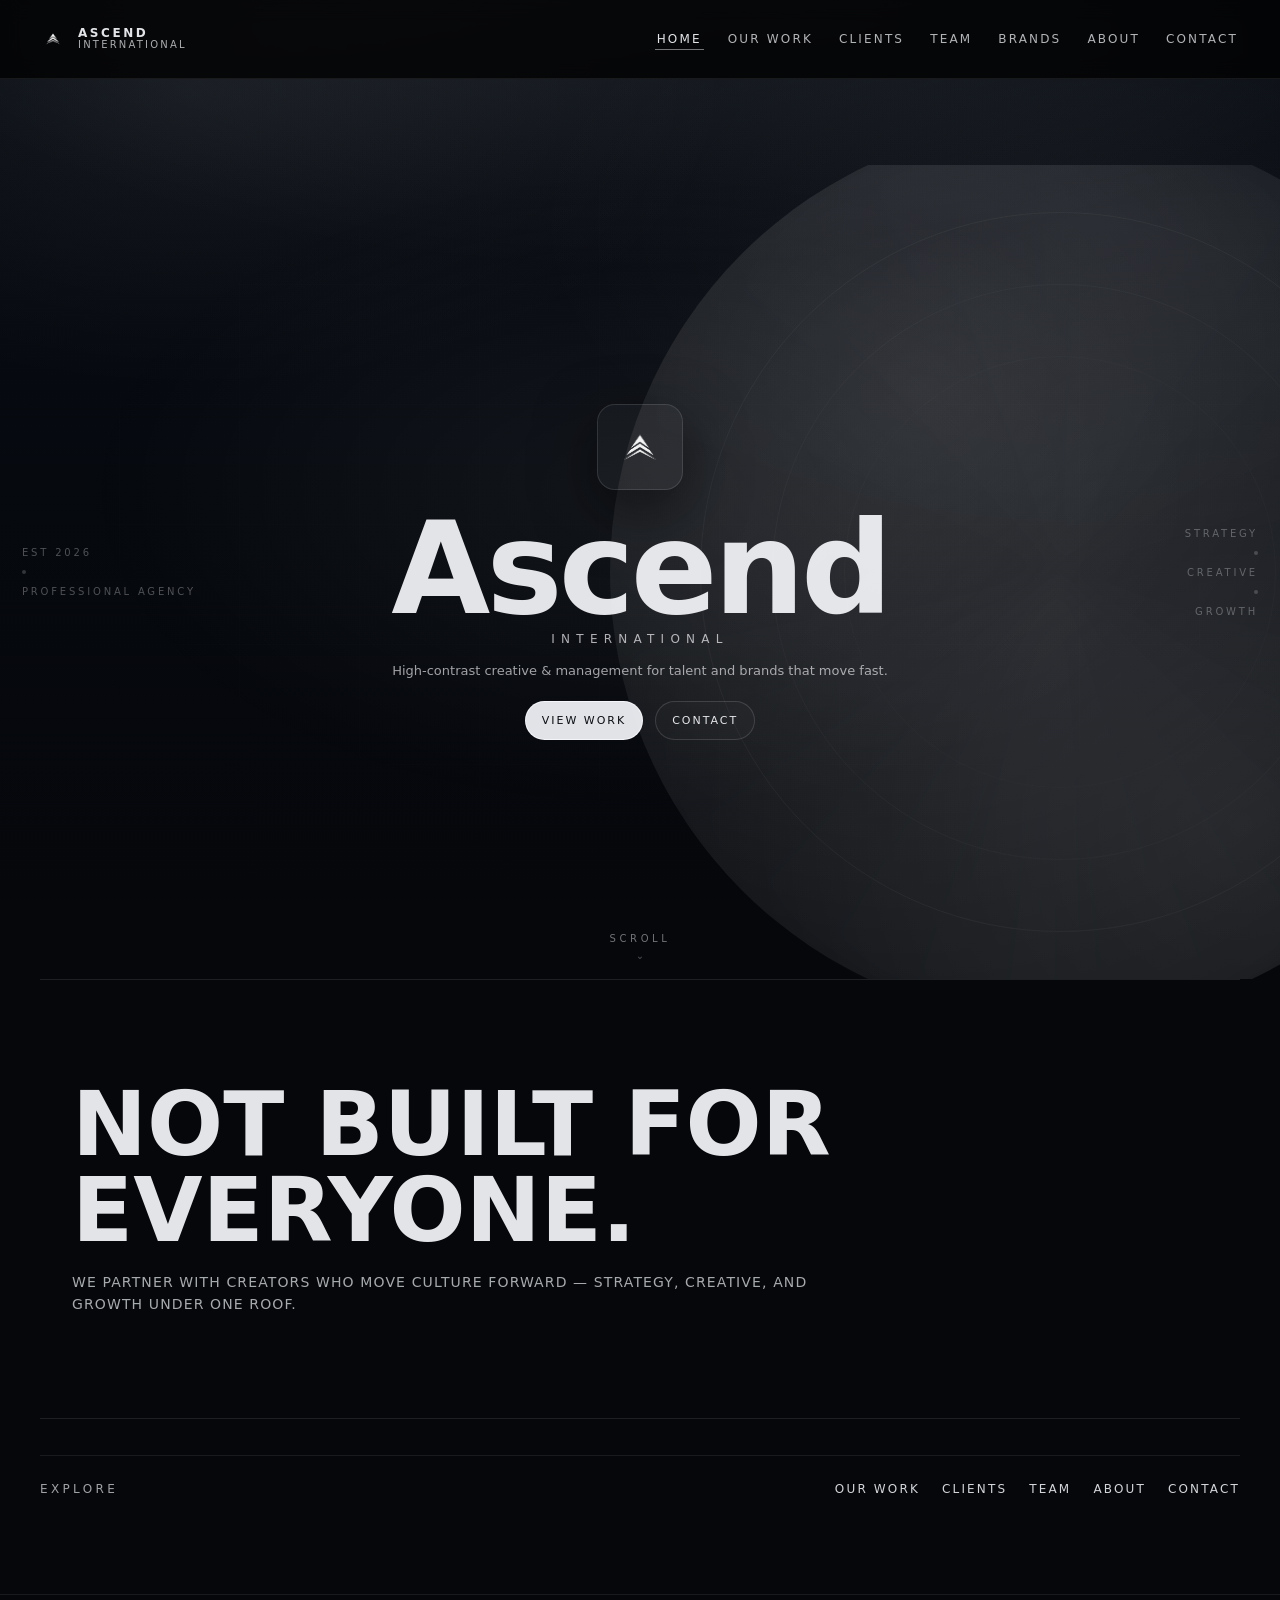
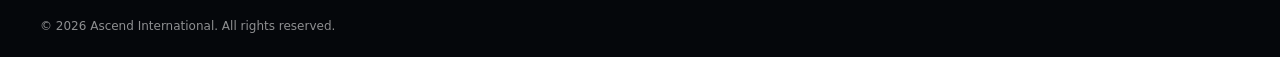
<file: index.html>
<!DOCTYPE html>

<html lang="en">
<head>
<meta charset="utf-8"/>
<meta content="width=device-width, initial-scale=1" name="viewport"/>
<title>Ascend International</title>
<style>html,body{background:#000;}</style>
<link href="style.css" rel="stylesheet"/>
</head>
<body><div id="wipe"><div class="panel"></div></div><div class="topbar">
<div class="container nav">
<a class="brand" href="index.html">
<img alt="Ascend International Logo" src="assets/logo.png"/>
<div class="name">
<span>ASCEND</span>
<span>INTERNATIONAL</span>
</div>
</a>
<nav class="links"><a class="active" href="index.html">HOME</a><a href="work.html">OUR WORK</a><a href="clients.html">CLIENTS</a><a href="team.html">TEAM</a><a href="brands.html">BRANDS</a><a href="about.html">ABOUT</a><a href="contact.html">CONTACT</a></nav>
</div>
</div>


<main class="page home">
<section class="heroHomeV3 pageGrid">
<div class="container heroV3">
<div aria-hidden="true" class="heroV3__rails">
<div class="railLeft">
<div class="railItem">EST 2026</div>
<div class="railDot"></div>
<div class="railItem">PROFESSIONAL AGENCY</div>
</div>
<div class="railRight">
<div class="railItem">STRATEGY</div>
<div class="railDot"></div>
<div class="railItem">CREATIVE</div>
<div class="railDot"></div>
<div class="railItem">GROWTH</div>
</div>
</div>
<div class="heroV3__center stagger">
<div class="brandMark reveal">
<img alt="Ascend International logo" src="assets/logo.png"/>
</div>
<h1 class="heroV3__title reveal">Ascend</h1>
<div class="heroV3__sub reveal">INTERNATIONAL</div>
<p class="heroV3__lead reveal">High-contrast creative &amp; management for talent and brands that move fast.</p>
<div class="heroV3__cta reveal">
<a class="btn primary" href="work.html">VIEW WORK</a>
<a class="btn ghost" href="contact.html">CONTACT</a>
</div>
</div>
<div aria-hidden="true" class="heroV3__orbLayer">
<div class="orbBackdrop">
<div class="orbBackdrop__ring r1"></div>
<div class="orbBackdrop__ring r2"></div>
<div class="orbBackdrop__ring r3"></div>
<div class="orbBackdrop__shine"></div>
</div>
</div>
<div class="heroV3__scroll reveal">
<span>SCROLL</span>
<span class="chev">⌄</span>
</div>
</div>
</section>
<div class="container">
<section class="statement"><div class="container"><div class="big reveal">NOT BUILT FOR EVERYONE.</div><div class="sub reveal">We partner with creators who move culture forward — strategy, creative, and growth under one roof.</div></div></section>
<section class="quicklinks reveal">
<div class="qlabel">Explore</div>
<div class="qlinks">
<a href="work.html">Our Work</a>
<a href="clients.html">Clients</a>
<a href="team.html">Team</a>
<a href="about.html">About</a>
<a href="contact.html">Contact</a>
</div>
</section>
</div>
</main>
<footer class="footer">
<div class="container">
<div>© 2026 Ascend International. All rights reserved.</div>
</div>
</footer>
<script src="script.js"></script>
</body>
</html>
</file>
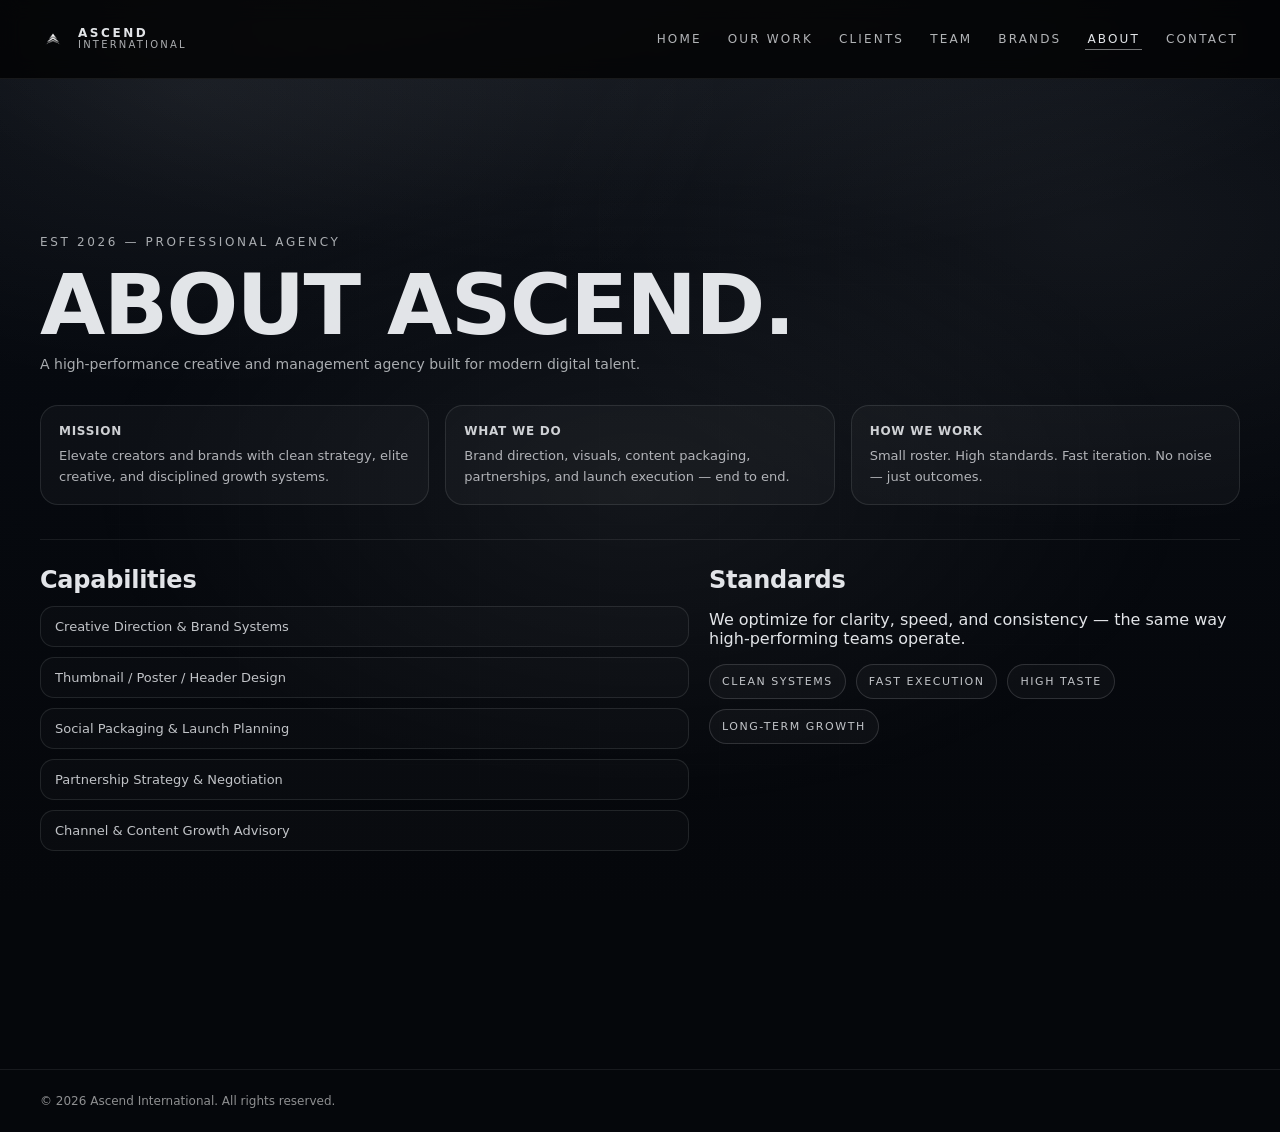
<file: about.html>
<!DOCTYPE html>

<html lang="en">
<head>
<meta charset="utf-8"/>
<meta content="width=device-width, initial-scale=1" name="viewport"/>
<title>About — Ascend International</title>
<style>html,body{background:#000;}</style>
<link href="style.css" rel="stylesheet"/>
</head>
<body><div id="wipe"><div class="panel"></div></div><div class="topbar">
<div class="container nav">
<a class="brand" href="index.html">
<img alt="Ascend International Logo" src="assets/logo.png"/>
<div class="name">
<span>ASCEND</span>
<span>INTERNATIONAL</span>
</div>
</a>
<nav class="links"><a href="index.html">HOME</a><a href="work.html">OUR WORK</a><a href="clients.html">CLIENTS</a><a href="team.html">TEAM</a><a href="brands.html">BRANDS</a><a class="active" href="about.html">ABOUT</a><a href="contact.html">CONTACT</a></nav>
</div>
</div>


<main class="page">
<section class="pageHero pageGrid reveal">
<div class="container">
<div class="pageHead stagger">
<div class="kicker reveal">EST 2026 — PROFESSIONAL AGENCY</div>
<h1 class="pageTitle reveal">ABOUT ASCEND.</h1>
<p class="pageLead muted reveal">A high-performance creative and management agency built for modern digital talent.</p>
</div>
<div class="aboutGrid stagger">
<div class="aboutCard cardLift reveal">
<h3>Mission</h3>
<p>Elevate creators and brands with clean strategy, elite creative, and disciplined growth systems.</p>
</div>
<div class="aboutCard cardLift reveal">
<h3>What We Do</h3>
<p>Brand direction, visuals, content packaging, partnerships, and launch execution — end to end.</p>
</div>
<div class="aboutCard cardLift reveal">
<h3>How We Work</h3>
<p>Small roster. High standards. Fast iteration. No noise — just outcomes.</p>
</div>
</div>
<div class="splitSection">
<div class="splitLeft stagger">
<h2 class="reveal">Capabilities</h2>
<ul class="capList">
<li class="reveal">Creative Direction &amp; Brand Systems</li>
<li class="reveal">Thumbnail / Poster / Header Design</li>
<li class="reveal">Social Packaging &amp; Launch Planning</li>
<li class="reveal">Partnership Strategy &amp; Negotiation</li>
<li class="reveal">Channel &amp; Content Growth Advisory</li>
</ul>
</div>
<div class="splitRight stagger">
<h2 class="reveal">Standards</h2>
<p class="muted reveal">We optimize for clarity, speed, and consistency — the same way high-performing teams operate.</p>
<div class="pillRow">
<span class="pill reveal">Clean Systems</span>
<span class="pill reveal">Fast Execution</span>
<span class="pill reveal">High Taste</span>
<span class="pill reveal">Long-Term Growth</span>
</div>
</div>
</div>
</div>
</section>
</main>
<footer class="footer">
<div class="container">© 2026 Ascend International. All rights reserved.</div>
</footer>
<script src="script.js"></script>
</body>
</html>
</file>
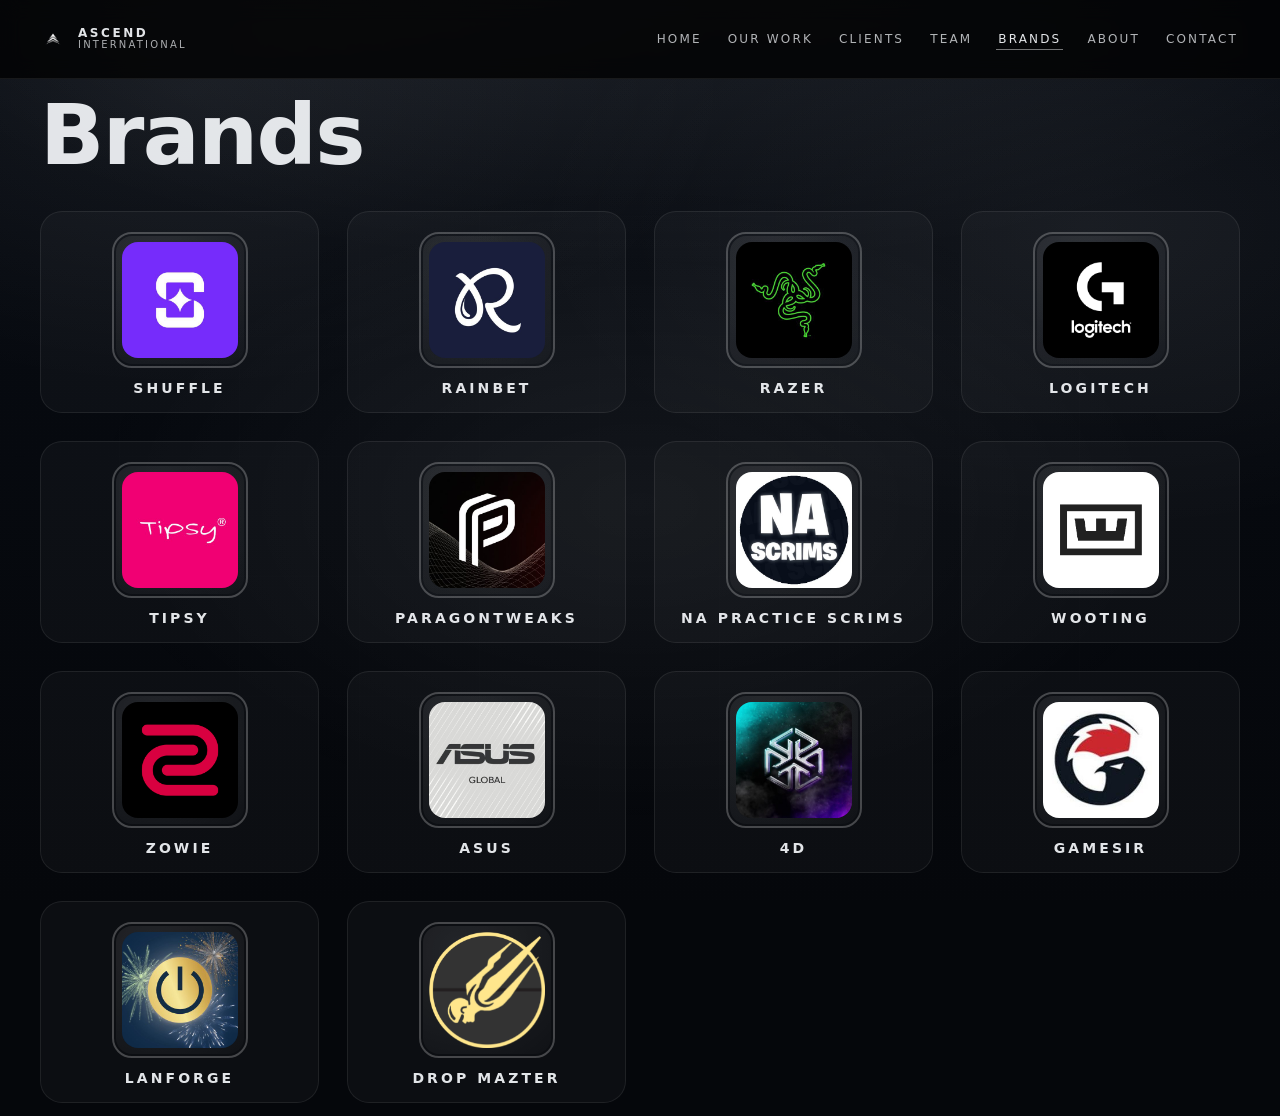
<file: brands.html>
<!DOCTYPE html>

<html>
<head>
<meta charset="utf-8"/>
<title>Brands - Ascend International</title>
<link href="style.css" rel="stylesheet"/>
</head>
<body><div id="wipe"><div class="panel"></div></div><div class="topbar">
<div class="container nav">
<a class="brand" href="index.html">
<img alt="Ascend International Logo" src="assets/logo.png"/>
<div class="name">
<span>ASCEND</span>
<span>INTERNATIONAL</span>
</div>
</a>
<nav class="links"><a href="index.html">HOME</a><a href="work.html">OUR WORK</a><a href="clients.html">CLIENTS</a><a href="team.html">TEAM</a><a class="active" href="brands.html">BRANDS</a><a href="about.html">ABOUT</a><a href="contact.html">CONTACT</a></nav>
</div>
</div>
<main>
<section class="pageGrid">
<div class="container">
<h1 class="pageTitle reveal">Brands</h1>
<div class="peopleGrid">
<div class="person reveal">
<div class="avatar square">
<img alt="Shuffle" src="assets/brands/s6miwEjZ_400x400.jpg"/>
</div>
<div class="n">Shuffle</div>
</div>
<div class="person reveal">
<div class="avatar square">
<img alt="Rainbet" src="assets/brands/ACPFrU3k_400x400.jpg"/>
</div>
<div class="n">Rainbet</div>
</div>
<div class="person reveal">
<div class="avatar square">
<img alt="Razer" src="assets/brands/qtQaUHkn_400x400.jpg"/>
</div>
<div class="n">Razer</div>
</div>
<div class="person reveal">
<div class="avatar square">
<img alt="Logitech" src="assets/brands/S1MVUEF9_400x400.png"/>
</div>
<div class="n">Logitech</div>
</div>
<div class="person reveal">
<div class="avatar square">
<img alt="Tipsy" src="assets/brands/SqbhMcy5_400x400.jpg"/>
</div>
<div class="n">Tipsy</div>
</div>
<div class="person reveal">
<div class="avatar square">
<img alt="ParagonTweaks" src="assets/brands/xNZboMl0_400x400.jpg"/>
</div>
<div class="n">ParagonTweaks</div>
</div>
<div class="person reveal">
<div class="avatar square">
<img alt="NA Practice Scrims" src="assets/brands/3N37MNoX_400x400.jpg"/>
</div>
<div class="n">NA Practice Scrims</div>
</div>
<div class="person reveal">
<div class="avatar square">
<img alt="Wooting" src="assets/brands/t9-c9a0I_400x400.png"/>
</div>
<div class="n">Wooting</div>
</div>
<div class="person reveal">
<div class="avatar square">
<img alt="Zowie" src="assets/brands/QziLpal2_400x400.png"/>
</div>
<div class="n">Zowie</div>
</div>
<div class="person reveal">
<div class="avatar square">
<img alt="Asus" src="assets/brands/KKVUZDBS_400x400.jpg"/>
</div>
<div class="n">Asus</div>
</div>
<div class="person reveal">
<div class="avatar square">
<img alt="4D" src="assets/brands/MHee047T_400x400.jpg"/>
</div>
<div class="n">4D</div>
</div>
<div class="person reveal">
<div class="avatar square">
<img alt="GameSir" src="assets/brands/ek2kG-GN_400x400.jpg"/>
</div>
<div class="n">GameSir</div>
</div>
<div class="person reveal">
<div class="avatar square">
<img alt="Lanforge" src="assets/brands/q8urJQPf_400x400.jpg"/>
</div>
<div class="n">Lanforge</div>
</div>
<div class="person reveal">
<div class="avatar square">
<img alt="Drop Mazter" src="assets/brands/dropmazter_logo_final.webp"/>
</div>
<div class="n">Drop Mazter</div>
</div>
</div>
</div>
</section>
</main>
</body>
</html>
</file>
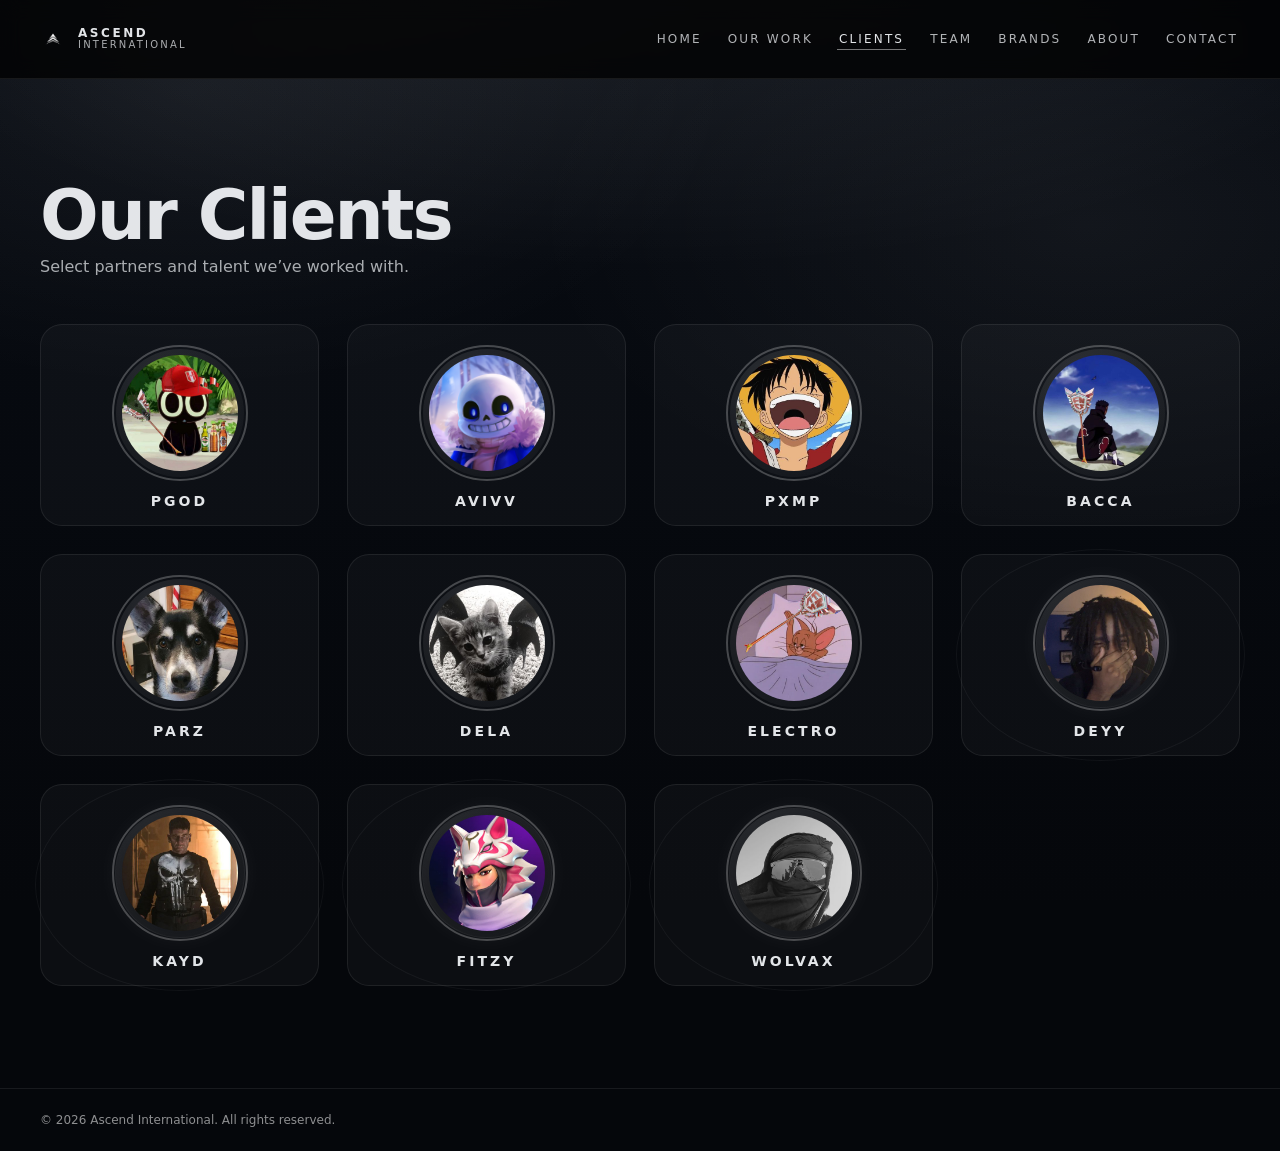
<file: clients.html>
<!DOCTYPE html>

<html lang="en">
<head>
<meta charset="utf-8"/>
<meta content="width=device-width, initial-scale=1" name="viewport"/>
<title>Our Clients — Ascend International</title>
<style>html,body{background:#000;}</style>
<link href="style.css" rel="stylesheet"/>
</head>
<body><div id="wipe"><div class="panel"></div></div><div class="topbar">
<div class="container nav">
<a class="brand" href="index.html">
<img alt="Ascend International Logo" src="assets/logo.png"/>
<div class="name">
<span>ASCEND</span>
<span>INTERNATIONAL</span>
</div>
</a>
<nav class="links"><a href="index.html">HOME</a><a href="work.html">OUR WORK</a><a class="active" href="clients.html">CLIENTS</a><a href="team.html">TEAM</a><a href="brands.html">BRANDS</a><a href="about.html">ABOUT</a><a href="contact.html">CONTACT</a></nav>
</div>
</div>


<main class="page">
<div class="container">
<div class="peopleHead">
<div>
<h1>Our Clients</h1>
<p>Select partners and talent we’ve worked with.</p>
</div>
</div>
<div class="peopleGrid">
<div class="person reveal">
<div class="avatar"><img alt="Pgod" src="assets/pfps/pgod.jpg"/></div>
<div class="n">Pgod</div>
</div>
<div class="person reveal">
<div class="avatar"><img alt="Avivv" src="assets/pfps/avivv.png"/></div>
<div class="n">Avivv</div>
</div>
<div class="person reveal">
<div class="avatar"><img alt="Pxmp" src="assets/pfps/pxmp.jpg"/></div>
<div class="n">Pxmp</div>
</div>
<div class="person reveal">
<div class="avatar"><img alt="Bacca" src="assets/pfps/bacca.jpg"/></div>
<div class="n">Bacca</div>
</div>
<div class="person reveal">
<div class="avatar"><img alt="Parz" src="assets/pfps/parz.jpg"/></div>
<div class="n">Parz</div>
</div>
<div class="person reveal">
<div class="avatar"><img alt="Dela" src="assets/pfps/dela.jpg"/></div>
<div class="n">Dela</div>
</div><div class="person reveal">
<div class="avatar"><img alt="Electro" src="assets/pfps/electro.jpg"/></div>
<div class="n">Electro</div>
</div>
<div class="person reveal new" style="--d:120ms">
<div class="avatar"><img alt="Deyy" src="assets/pfps/deyy.jpg"/></div>
<div class="n">Deyy</div>
<div class="tag">NEW</div>
</div>
<div class="person reveal new" style="--d:200ms">
<div class="avatar"><img alt="Kayd" src="assets/pfps/kayd.jpg"/></div>
<div class="n">Kayd</div>
<div class="tag">NEW</div>
</div>
<div class="person reveal new" style="--d:280ms">
<div class="avatar"><img alt="Fitzy" src="assets/pfps/fitzy.jpg"/></div>
<div class="n">Fitzy</div>
<div class="tag">NEW</div>
</div>
<div class="person reveal new" style="--d:360ms">
<div class="avatar"><img alt="Wolvax" src="assets/pfps/wolvax.jpg"/></div>
<div class="n">Wolvax</div>
<div class="tag">NEW</div>
</div>
</div>
</div>
</main>
<footer class="footer">
<div class="container">© 2026 Ascend International. All rights reserved.</div>
</footer>
<script src="script.js"></script>
</body>
</html>
</file>
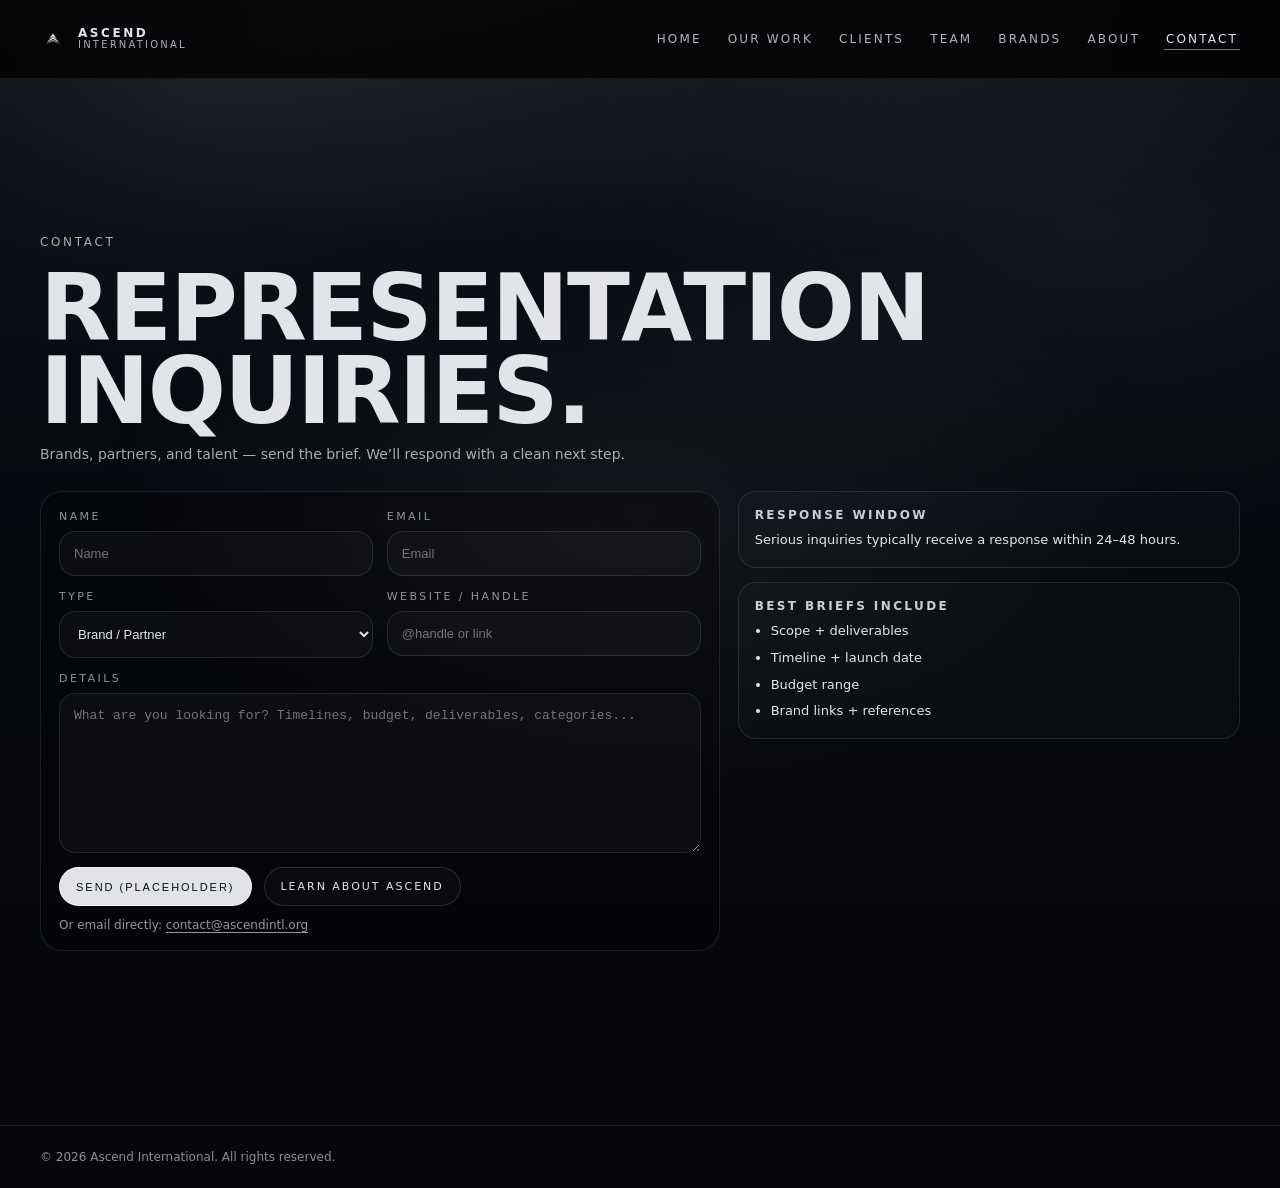
<file: contact.html>
<!DOCTYPE html>

<html lang="en">
<head>
<meta charset="utf-8"/>
<meta content="width=device-width, initial-scale=1" name="viewport"/>
<title>Contact — Ascend International</title>
<style>html,body{background:#000;}</style>
<link href="style.css" rel="stylesheet"/>
</head>
<body><div id="wipe"><div class="panel"></div></div><div class="topbar">
<div class="container nav">
<a class="brand" href="index.html">
<img alt="Ascend International Logo" src="assets/logo.png"/>
<div class="name">
<span>ASCEND</span>
<span>INTERNATIONAL</span>
</div>
</a>
<nav class="links"><a href="index.html">HOME</a><a href="work.html">OUR WORK</a><a href="clients.html">CLIENTS</a><a href="team.html">TEAM</a><a href="brands.html">BRANDS</a><a href="about.html">ABOUT</a><a class="active" href="contact.html">CONTACT</a></nav>
</div>
</div>


<main class="page">
<section class="pageHero contactHero pageGrid reveal">
<div class="container">
<div class="pageHead stagger">
<div class="kicker reveal">CONTACT</div>
<h1 class="pageTitle huge reveal">REPRESENTATION INQUIRIES.</h1>
<p class="pageLead muted reveal">Brands, partners, and talent — send the brief. We’ll respond with a clean next step.</p>
</div>
<div class="contactWrap stagger">
<form action="#" class="contactForm cardLift reveal" method="post">
<div class="fieldRow">
<div class="field">
<label>NAME</label>
<input name="name" placeholder="Name" required="" type="text"/>
</div>
<div class="field">
<label>EMAIL</label>
<input name="email" placeholder="Email" required="" type="email"/>
</div>
</div>
<div class="fieldRow">
<div class="field">
<label>TYPE</label>
<select name="type">
<option>Brand / Partner</option>
<option>Talent / Creator</option>
<option>Press</option>
<option>Other</option>
</select>
</div>
<div class="field">
<label>WEBSITE / HANDLE</label>
<input name="handle" placeholder="@handle or link" type="text"/>
</div>
</div>
<div class="field">
<label>DETAILS</label>
<textarea name="details" placeholder="What are you looking for? Timelines, budget, deliverables, categories..." rows="6"></textarea>
</div>
<div class="actions">
<button class="btn primary" onclick="alert('Placeholder. Hook to your form service when ready.')" type="button">SEND (PLACEHOLDER)</button>
<a class="btn ghost" href="about.html">LEARN ABOUT ASCEND</a>
</div>
<div class="contactMeta muted">
          Or email directly: <a href="mailto:contact@ascendintl.org">contact@ascendintl.org</a>
</div>
</form>
<div class="contactSide reveal">
<div class="sideCard cardLift reveal">
<h3>Response Window</h3>
<p class="muted">Serious inquiries typically receive a response within 24–48 hours.</p>
</div>
<div class="sideCard cardLift reveal">
<h3>Best Briefs Include</h3>
<ul class="muted">
<li>Scope + deliverables</li>
<li>Timeline + launch date</li>
<li>Budget range</li>
<li>Brand links + references</li>
</ul>
</div>
</div>
</div>
</div>
</section>
</main>
<footer class="footer">
<div class="container">© 2026 Ascend International. All rights reserved.</div>
</footer>
<script src="script.js"></script>
</body>
</html>
</file>
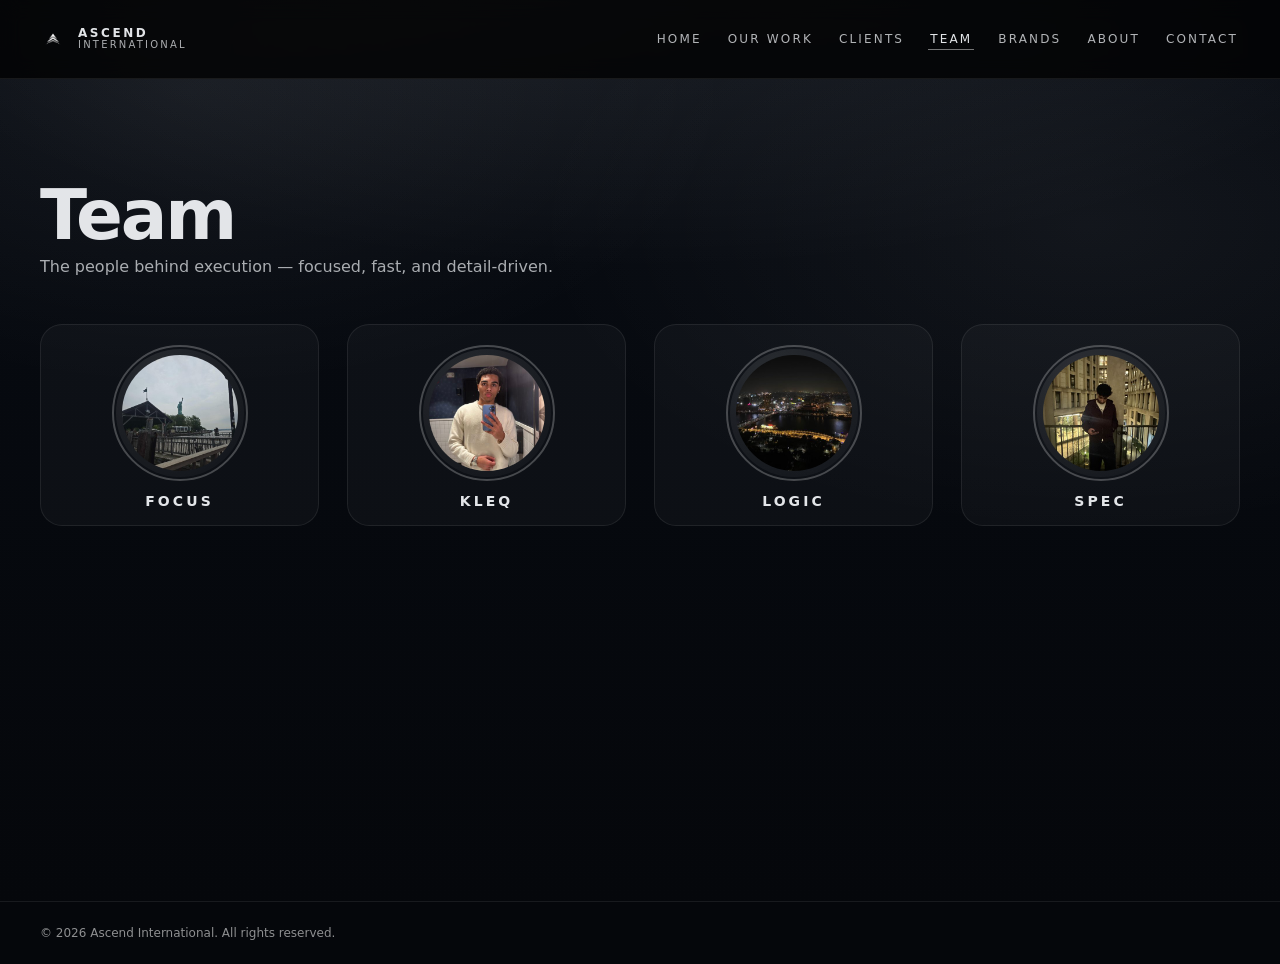
<file: team.html>
<!DOCTYPE html>

<html lang="en">
<head>
<meta charset="utf-8"/>
<meta content="width=device-width, initial-scale=1" name="viewport"/>
<title>Team — Ascend International</title>
<style>html,body{background:#000;}</style>
<link href="style.css" rel="stylesheet"/>
</head>
<body><div id="wipe"><div class="panel"></div></div><div class="topbar">
<div class="container nav">
<a class="brand" href="index.html">
<img alt="Ascend International Logo" src="assets/logo.png"/>
<div class="name">
<span>ASCEND</span>
<span>INTERNATIONAL</span>
</div>
</a>
<nav class="links"><a href="index.html">HOME</a><a href="work.html">OUR WORK</a><a href="clients.html">CLIENTS</a><a class="active" href="team.html">TEAM</a><a href="brands.html">BRANDS</a><a href="about.html">ABOUT</a><a href="contact.html">CONTACT</a></nav>
</div>
</div>


<main class="page">
<div class="container">
<div class="peopleHead">
<div>
<h1>Team</h1>
<p>The people behind execution — focused, fast, and detail-driven.</p>
</div>
</div>
<div class="peopleGrid">
<div class="person reveal">
<div class="avatar"><img alt="Focus" src="assets/pfps/focus.jpg"/></div>
<div class="n">Focus</div>
</div>
<div class="person reveal">
<div class="avatar"><img alt="Kleq" src="assets/pfps/kleq.jpg"/></div>
<div class="n">Kleq</div>
</div>
<div class="person reveal">
<div class="avatar"><img alt="Logic" src="assets/pfps/logic.jpg"/></div>
<div class="n">Logic</div>
</div>
<div class="person reveal">
<div class="avatar"><img alt="Spec" src="assets/pfps/spec.jpg"/></div>
<div class="n">Spec</div>
</div>
</div>
</div>
</main>
<footer class="footer">
<div class="container">© 2026 Ascend International. All rights reserved.</div>
</footer>
<script src="script.js"></script>
</body>
</html>
</file>
<file: style.css>
:root{
  --bg:#07090d;
  --bg2:#0b0f17;
  --text:#f5f7fb;
  --muted:rgba(245,247,251,.72);
  --ring:rgba(245,247,251,.28);
  --hair:rgba(245,247,251,.10);
  --ease:cubic-bezier(.22,1,.36,1);
  --radius:18px;
  --max:1200px;
}

*{box-sizing:border-box}
html,body{height:100%}
html{background:#000}
body{
  margin:0;
  font-family: ui-sans-serif, system-ui, -apple-system, Segoe UI, Inter, Roboto, Arial, sans-serif;
  background: radial-gradient(1200px 700px at 70% 18%, rgba(255,255,255,.06), transparent 55%),
              radial-gradient(900px 600px at 10% 80%, rgba(255,255,255,.04), transparent 60%),
              linear-gradient(180deg, var(--bg2), var(--bg));
  color:var(--text);
  overflow-x:hidden;
}

a{color:inherit;text-decoration:none}
.container{width:min(var(--max), calc(100% - 64px)); margin:0 auto}
@media (max-width:720px){ .container{width:calc(100% - 36px)} }

.topbar{
  position:sticky; top:0; z-index:20;
  backdrop-filter: blur(10px);
  background: rgba(0,0,0,0.75);
  border-bottom:1px solid rgba(255,255,255,.08);
}
.nav{
  height:78px;
  display:flex;
  align-items:center;
  justify-content:space-between;
  gap:24px;
}
.brand{
  display:flex; align-items:center; gap:12px;
  letter-spacing:.16em;
  text-transform:uppercase;
}
.brand img{width:26px;height:26px;object-fit:contain;filter:drop-shadow(0 8px 18px rgba(0,0,0,.35))}
.brand .name{
  display:flex; flex-direction:column; line-height:1.05;
  font-weight:700; font-size:12px;
}
.brand .name span:last-child{font-weight:500; opacity:.75; font-size:10px; letter-spacing:.22em}

.links{display:flex; gap:22px; align-items:center; flex-wrap:wrap; justify-content:flex-end}
.links a{
  font-size:12px;
  letter-spacing:.18em;
  text-transform:uppercase;
  opacity:.78;
  position:relative;
  padding:10px 2px;
  transition:opacity .25s var(--ease);
}
.links a:hover{opacity:1}
.links a.active{opacity:1}
.links a.active::after{
  content:"";
  position:absolute; left:0; right:0; bottom:6px;
  height:1px; background:rgba(255,255,255,.45);
}

.page{
  min-height:calc(100vh - 78px);
  padding: clamp(34px, 5vw, 70px) 0 90px;
}
.hero{
  display:grid;
  grid-template-columns: 1.2fr .8fr;
  gap: min(5vw, 56px);
  align-items:center;
  padding-top: 10px;
}
@media (max-width:900px){ .hero{grid-template-columns:1fr; gap:34px} }

.kicker{
  display:flex; align-items:center; gap:10px;
  font-size:12px; letter-spacing:.22em; text-transform:uppercase;
  color:var(--muted);
}
.kicker .dot{width:10px;height:10px;border-radius:999px;background:rgba(255,255,255,.18); outline:1px solid rgba(255,255,255,.22)}
.h1{
  margin:18px 0 0;
  font-weight:800;
  font-size: clamp(56px, 7vw, 92px);
  letter-spacing:-.03em;
}
.h1 small{
  display:block;
  margin-top:6px;
  font-size: clamp(18px, 2.1vw, 24px);
  font-weight:600;
  letter-spacing:.34em;
  text-transform:uppercase;
  opacity:.72;
}

.sub{
  margin:18px 0 0;
  max-width: 52ch;
  color:var(--muted);
  line-height:1.6;
}

.heroMark{
  width:min(360px, 64vw);
  margin-left:auto;
  opacity:.96;
  filter: drop-shadow(0 24px 70px rgba(0,0,0,.55));
}

.section{
  margin-top: 80px;
  padding-top: 22px;
  border-top: 1px solid rgba(255,255,255,.08);
}
.section h2{
  margin: 0 0 18px;
  font-size: 18px;
  letter-spacing:.24em;
  text-transform:uppercase;
  color:rgba(255,255,255,.92);
}
.section p{margin:0; color:var(--muted)}

.footer{
  border-top:1px solid rgba(255,255,255,.08);
  padding:24px 0;
  color:rgba(255,255,255,.55);
  font-size:12px;
}

/* --- SHOWREEL --- */
.showreelWrap{
  margin-top: 44px;
  padding: 26px 0 10px;
  border-top:1px solid rgba(255,255,255,.08);
  border-bottom:1px solid rgba(255,255,255,.08);
}
.showreel{
  overflow:hidden;
  position:relative;
  transform: translateZ(0);
  -webkit-mask-image: linear-gradient(90deg, transparent, black 4%, black 96%, transparent);
          mask-image: linear-gradient(90deg, transparent, black 4%, black 96%, transparent);
  padding-inline: 64px;
}
.track{
  display:flex;
  gap:44px;
  width:max-content;
  will-change: transform;
  transform: translate3d(0,0,0);
  animation: reelScroll 20s linear infinite;
}
.track img{
  height: 220px;
  width:auto;
  border-radius: 18px;
  object-fit: cover;
  backface-visibility:hidden;
  transform: translateZ(0);
  box-shadow: 0 18px 60px rgba(0,0,0,.35);
  image-rendering: -webkit-optimize-contrast;
  filter: contrast(1.05) saturate(1.03);
}
.track img:hover{ transform: translateZ(0) scale(1.02); transition: transform .35s var(--ease) }

@keyframes reelScroll{
  from{ transform: translate3d(-50%,0,0); }
  to{ transform: translate3d(0,0,0); }
}
  to{ transform: translate3d(0,0,0); }
}
  to{ transform: translate3d(0,0,0); }
}
  to{ transform: translate3d(0,0,0); }
}

.reveal{transition:none !important}
}

/* --- GRIDS --- */
.mediaGrid{
  display:grid;
  grid-template-columns: repeat(12, 1fr);
  gap: 18px;
}
.mediaGrid .tile{
  grid-column: span 4;
  border-radius: 18px;
  overflow:hidden;
  background: rgba(255,255,255,.04);
  border:1px solid rgba(255,255,255,.08);
  box-shadow: 0 18px 60px rgba(0,0,0,.25);
  transform: translateZ(0);
}
@media (max-width:900px){ .mediaGrid .tile{ grid-column: span 6 } }
@media (max-width:620px){ .mediaGrid .tile{ grid-column: span 12 } }
.mediaGrid img{
  width:100%;
  height:100%;
  display:block;
  object-fit: cover;
}

/* --- PEOPLE GRID --- */
.peopleHead{
  display:flex;
  align-items:flex-end;
  justify-content:space-between;
  gap:24px;
  margin-top: 10px;
}
.peopleHead h1{
  margin:0;
  font-size: clamp(44px, 5.4vw, 74px);
  letter-spacing:-.03em;
}
.peopleHead p{
  margin:0 0 6px;
  color:var(--muted);
  max-width: 52ch;
  line-height:1.55;
}
@media (max-width:900px){ .peopleHead{flex-direction:column; align-items:flex-start} }

.peopleGrid{
  margin-top: 38px;
  display:grid;
  grid-template-columns: repeat(12, 1fr);
  gap: 28px;
  padding-bottom: 12px;
}
.person{
  grid-column: span 3;
  padding: 18px 18px 16px;
  border: 1px solid rgba(255,255,255,.08);
  background: rgba(255,255,255,.03);
  border-radius: 22px;
  transition: transform .35s var(--ease), background .35s var(--ease), border-color .35s var(--ease);
  position:relative;
}
.person:hover{
  transform: translateY(-6px);
  background: rgba(255,255,255,.05);
  border-color: rgba(255,255,255,.14);
}
@media (max-width:1000px){ .person{ grid-column: span 4 } }
@media (max-width:760px){ .person{ grid-column: span 6 } }
@media (max-width:520px){ .person{ grid-column: span 12 } }

.avatar{
  width: 128px; height:128px;
  border-radius: 999px;
  margin: 6px auto 14px;
  padding: 6px;
  background: radial-gradient(circle at 30% 20%, rgba(255,255,255,.10), rgba(255,255,255,.02));
  outline: 2px solid rgba(255,255,255,.24);
  outline-offset: 2px;
}
.avatar img{
  width:100%; height:100%;
  border-radius:999px;
  object-fit: cover;
  display:block;
}
.person .n{
  text-align:center;
  font-weight:800;
  letter-spacing:.22em;
  text-transform:uppercase;
  font-size: 14px;
  line-height: 1.15; /* fixes top-cut */
  padding-top: 2px;   /* fixes top-cut */
}
.person .actions{
  margin-top: 10px;
  display:flex;
  justify-content:center;
}
.xbtn{
  display:inline-flex;
  align-items:center;
  gap:8px;
  font-size:12px;
  letter-spacing:.18em;
  text-transform:uppercase;
  padding: 10px 12px;
  border-radius: 999px;
  border:1px solid rgba(255,255,255,.12);
  background: rgba(0,0,0,.22);
  color: rgba(255,255,255,.82);
  transition: transform .3s var(--ease), border-color .3s var(--ease), background .3s var(--ease);
}
.xbtn:hover{ transform: translateY(-2px); border-color: rgba(255,255,255,.24); background: rgba(255,255,255,.06) }
.xico{width:12px;height:12px; display:inline-block}
.xico svg{width:12px;height:12px; fill: currentColor}

/* --- SCROLL REVEAL --- */
.reveal{
  opacity:1;
  transform: none;
  filter: none;
}
html.js .reveal{
  opacity:0;
  transform: translateY(26px) scale(.985);
  filter: blur(8px);
  transition: opacity .9s var(--ease), transform .9s var(--ease), filter .9s var(--ease);
  transition-delay: var(--d, 0ms);
}
.reveal.in{
  opacity:1;
  transform: translateY(0) scale(1);
  filter: blur(0);
}

/* --- PAGE TRANSITION OVERLAY --- */
#wipe{
  position:fixed;
  inset:0;
  pointer-events:none;
  z-index:9999;
  opacity:1;
}
#wipe .panel{
  position:absolute;
  inset:0;
  background:#000;
  opacity:0;
  transform: translateY(8px);
}
#wipe.on .panel{
  animation: wipeIn .14s var(--ease) forwards;
}
#wipe.off .panel{
  animation: wipeOut .14s var(--ease) forwards;
}
@keyframes wipeIn{
  from{ opacity:0; transform: translateY(10px); }
  to{ opacity:.92; transform: translateY(0); }
}
@keyframes wipeOut{
  from{ opacity:.92; transform: translateY(0); }
  to{ opacity:0; transform: translateY(-8px); }
}
#wipe.on{opacity:1}
#wipe.on .panel{
  animation: wipeIn .12s var(--ease) forwards;
}
#wipe.off .panel{
  animation: wipeOut .12s var(--ease) forwards;
}


@keyframes wipeIn{
  from{ opacity:0; transform: translateY(10px); }
  to{ opacity:1; transform: translateY(0); }
}
@keyframes wipeOut{
  from{ opacity:1; transform: translateY(0); }
  to{ opacity:0; transform: translateY(-8px); }
}

to{ opacity:0; transform: translateY(-8px); }
}
  100%{ transform: translateX(-110%); }
}


/* ---- Home (reverted clean) ---- */
.page.home{padding-top:0}
.heroHome{
  min-height: calc(100vh - 96px);
  display:grid;
  grid-template-columns: 1fr 1fr;
  align-items:center;
  gap: clamp(24px, 4vw, 72px);
  padding: clamp(42px, 6vw, 92px) 0;
}
.heroLeft{padding-right: clamp(0px, 2vw, 18px)}
.heroTitle{
  font-size: clamp(56px, 6.5vw, 96px);
  line-height: 0.98;
  letter-spacing: -0.03em;
  margin: 0;
}
.heroTitle small{
  display:block;
  font-size: clamp(18px, 2.1vw, 28px);
  letter-spacing: .32em;
  text-transform: uppercase;
  opacity:.75;
  margin-top: 14px;
}
.heroRight{display:flex;justify-content:flex-end}
.heroMarkLarge{
  width: min(440px, 42vw);
  height:auto;
  opacity:.95;
  filter: drop-shadow(0 30px 70px rgba(0,0,0,.55));
}

.quicklinks{
  margin-top: clamp(22px, 3vw, 36px);
  padding-top: 18px;
  border-top: 1px solid rgba(255,255,255,.08);
  display:flex;
  align-items:center;
  justify-content: space-between;
  gap: 18px;
}
.qlabel{
  letter-spacing: .28em;
  text-transform: uppercase;
  font-size: 12px;
  opacity:.7;
}
.qlinks{
  display:flex;
  flex-wrap: wrap;
  justify-content:flex-end;
  gap: 18px 22px;
}
.qlinks a{
  position:relative;
  text-decoration:none;
  color: rgba(245,247,251,.86);
  letter-spacing:.18em;
  text-transform: uppercase;
  font-size: 12px;
  padding: 8px 0;
}
.qlinks a::after{
  content:"";
  position:absolute;
  left:0;right:0;bottom:2px;
  height:1px;
  background: rgba(245,247,251,.22);
  transform: scaleX(0);
  transform-origin:left;
  transition: transform .45s var(--ease);
}
.qlinks a:hover::after{transform: scaleX(1)}
@media (max-width: 860px){
  .heroHome{grid-template-columns: 1fr; min-height: auto;}
  .heroRight{justify-content:flex-start}
  .quicklinks{flex-direction:column; align-items:flex-start}
  .qlinks{justify-content:flex-start}
}

/* ---- Showreel smoother (ensure always animates) ---- */
.track{
  animation-play-state: running !important;
}

/* Center main hero */
.hero, .homeHero, .mainHero {
  display:flex;
  flex-direction:column;
  align-items:center;
  justify-content:center;
  text-align:center;
  min-height:80vh;
}

#wipe.on .panel { opacity:1; }
#wipe.off .panel { opacity:0; }

#wipe.on .panel { opacity:1; }
#wipe.off .panel { opacity:0; }


/* --- STREAMS --- */
.page{padding: 86px 0 90px;}
.heroMini h1{
  font-size: clamp(46px, 6vw, 88px);
  letter-spacing: -0.03em;
  margin: 0 0 10px;
}
.heroMini .muted{max-width: 720px}
.noteBox{
  margin-top: 18px;
  display:flex;
  gap:12px;
  align-items:flex-start;
  border:1px solid rgba(255,255,255,.10);
  background: rgba(0,0,0,.28);
  border-radius: 16px;
  padding: 14px 14px;
}
.noteDot{
  width:10px;height:10px;border-radius:999px;
  background: rgba(245,247,251,.35);
  margin-top: 6px;
  box-shadow: 0 0 0 6px rgba(245,247,251,.06);
}
.noteText{font-size:14px; line-height:1.4; color: rgba(245,247,251,.80)}
.noteText code{
  padding: 2px 6px;
  border-radius: 10px;
  background: rgba(255,255,255,.08);
  border: 1px solid rgba(255,255,255,.10);
}

.streamsGrid{
  margin-top: 34px;
  display:grid;
  grid-template-columns: repeat(2, minmax(0, 1fr));
  gap: 26px;
}
@media (max-width: 980px){
  .streamsGrid{grid-template-columns: 1fr;}
}
.streamCard{
  border:1px solid rgba(255,255,255,.10);
  background: rgba(0,0,0,.22);
  border-radius: 22px;
  padding: 16px;
  overflow:hidden;
}
.streamTop{
  display:flex;
  align-items:center;
  justify-content:space-between;
  gap: 12px;
  margin-bottom: 12px;
}
.streamName{
  font-weight: 700;
  letter-spacing: .02em;
  text-transform: uppercase;
  font-size: 14px;
  opacity: .9;
}
.streamBtn{
  font-size: 12px;
  letter-spacing: .08em;
  text-transform: uppercase;
  padding: 10px 12px;
  border-radius: 999px;
  border:1px solid rgba(255,255,255,.14);
  background: rgba(255,255,255,.06);
  transition: transform .22s var(--ease), background .22s var(--ease), border-color .22s var(--ease);
}
.streamBtn:hover{ transform: translateY(-1px); background: rgba(255,255,255,.10); border-color: rgba(255,255,255,.22); }
.streamFrame{
  width: 100%;
  aspect-ratio: 16 / 9;
  border-radius: 16px;
  overflow:hidden;
  background: rgba(255,255,255,.04);
  border: 1px solid rgba(255,255,255,.10);
}
.streamFrame iframe{
  width:100%;
  height:100%;
  border:0;
  display:block;
}
.offlineRow{
  margin-top: 26px;
  display:flex;
  gap: 12px;
  align-items: baseline;
  border-top: 1px solid rgba(255,255,255,.08);
  padding-top: 18px;
}
.offlineLabel{
  font-weight: 700;
  text-transform: uppercase;
  letter-spacing: .14em;
  font-size: 12px;
  opacity: .9;
}
.offlineText{max-width: 820px; font-size: 13px;}


.showreel .marquee__group img{ height: 200px; }
  .marquee, .marquee__group{ gap: 22px; }
}


/* --- STREAMS (UPGRADED) --- */
.streamsHero{
  padding: 84px 0 22px;
}
.streamsHero h1{
  font-size: clamp(56px, 7vw, 104px);
  line-height: .95;
  letter-spacing: -0.03em;
  margin: 0 0 10px;
}
.streamsHero .muted{max-width: 720px;}
.streamsPills{
  display:flex;
  gap:10px;
  margin-top: 16px;
  flex-wrap: wrap;
}
.pill{
  font-size: 12px;
  letter-spacing: .14em;
  text-transform: uppercase;
  padding: 10px 12px;
  border-radius: 999px;
  border:1px solid rgba(255,255,255,.14);
  background: rgba(255,255,255,.06);
}
.streamsDeck{
  margin-top: 26px;
  display:grid;
  grid-template-columns: repeat(2, minmax(0, 1fr));
  gap: 22px;
}
@media (max-width: 980px){
  .streamsDeck{ grid-template-columns: 1fr; }
}
.streamTile{
  border:1px solid rgba(255,255,255,.10);
  background: radial-gradient(1200px 420px at 30% -10%, rgba(255,255,255,.08), transparent 60%),
              rgba(0,0,0,.20);
  border-radius: 22px;
  padding: 16px;
  overflow:hidden;
}
.tileTop{
  display:flex;
  align-items:flex-start;
  justify-content:space-between;
  gap: 14px;
  margin-bottom: 12px;
}
.tileName{
  font-weight: 800;
  letter-spacing: .06em;
  text-transform: uppercase;
  font-size: 14px;
}
.tileSub{
  font-size: 12px;
  margin-top: 6px;
}
.tileBtn{
  font-size: 12px;
  letter-spacing: .12em;
  text-transform: uppercase;
  padding: 10px 12px;
  border-radius: 999px;
  border:1px solid rgba(255,255,255,.18);
  background: rgba(255,255,255,.08);
  transition: transform .22s var(--ease), background .22s var(--ease), border-color .22s var(--ease);
  white-space: nowrap;
}
.tileBtn:hover{ transform: translateY(-1px); background: rgba(255,255,255,.12); border-color: rgba(255,255,255,.26); }
.tileFrame{
  width: 100%;
  aspect-ratio: 16 / 9;
  border-radius: 18px;
  overflow:hidden;
  background: rgba(255,255,255,.04);
  border: 1px solid rgba(255,255,255,.10);
  position: relative;
}
.tileFrame iframe{
  width:100%;
  height:100%;
  border:0;
  display:block;
}
.tileSkeleton{
  position:absolute;
  inset:0;
  display:flex;
  align-items:center;
  justify-content:center;
  color: rgba(245,247,251,.62);
  font-size: 12px;
  letter-spacing:.12em;
  text-transform: uppercase;
  background:
    radial-gradient(1000px 420px at 20% 10%, rgba(255,255,255,.08), transparent 60%),
    linear-gradient(90deg, rgba(255,255,255,.04), rgba(255,255,255,.08), rgba(255,255,255,.04));
  background-size: auto, 240% 100%;
  animation: shimmer 1.8s linear infinite;
}
@keyframes shimmer{ from{ background-position: 0 0, 0 0; } to{ background-position: 0 0, -240% 0; } }
.streamsNote{
  margin-top: 22px;
  padding: 16px 0 86px;
  border-top: 1px solid rgba(255,255,255,.08);
  color: rgba(245,247,251,.72);
  font-size: 13px;
}


/* --- SHOWREEL MARQUEE (TRUE INFINITE) --- */
:root{
  --reelGap: 44px;
  --reelDurDesktop: 18s;  /* faster on PC */
  --reelDurMobile: 30s;   /* slower on mobile */
}
.showreel{
  overflow:hidden;
  position:relative;
  transform: translateZ(0);
  padding-inline: 64px;
  -webkit-mask-image: linear-gradient(90deg, transparent, black 4%, black 96%, transparent);
          mask-image: linear-gradient(90deg, transparent, black 4%, black 96%, transparent);
}
.marquee{
  display:flex;
  gap: var(--reelGap);
  width: 100%;
  user-select:none;
}
.marquee__group{
  display:flex;
  gap: var(--reelGap);
  align-items:center;
  flex-shrink:0;
  width: max-content;
  will-change: transform;
  animation: marqueeScroll var(--reelDur, var(--reelDurDesktop)) linear infinite;
}
@keyframes marqueeScroll{
  from{ transform: translate3d(0,0,0); }
  to{ transform: translate3d(calc(-100% - var(--reelGap)),0,0); }
}
.showreel .marquee__group img{
  height: 260px;
  width:auto;
  border-radius: 18px;
  object-fit: cover;
  backface-visibility:hidden;
  transform: translateZ(0);
  box-shadow: 0 18px 60px rgba(0,0,0,.35);
  transition: transform .35s var(--ease);
}
.showreel .marquee__group img:hover{
  transform: translateZ(0) scale(1.02);
}
@media (max-width: 760px){
  .showreel{ padding-inline: 22px; }
  .showreel .marquee__group img{ height: 200px; }
  :root{ --reelGap: 22px; }
  .marquee__group{ --reelDur: var(--reelDurMobile); }
}


/* --- MICROINTERACTIONS --- */
a, button { transition: transform .22s var(--ease), opacity .22s var(--ease); }
a:hover { opacity: .95; }
.nav a{ position:relative; }
.nav a::after{
  content:"";
  position:absolute;
  left:0; right:0; bottom:-10px;
  height:1px;
  background: rgba(255,255,255,.22);
  transform: scaleX(0);
  transform-origin:left;
  transition: transform .28s var(--ease);
}
.nav a:hover::after,
.nav a.active::after{ transform: scaleX(1); }

/* reveal timing */
html.js .reveal{
  transition: opacity .65s var(--ease), transform .65s var(--ease), filter .65s var(--ease);
}


/* --- LUXURY SYSTEM --- */
:root{
  --bg0:#05070b;
  --bg1:#070b12;
  --ink: rgba(245,247,251,.92);
  --muted: rgba(245,247,251,.68);
  --line: rgba(245,247,251,.10);
  --soft: rgba(245,247,251,.06);
  --ease: cubic-bezier(.22,1,.36,1);
  --sectionPad: clamp(70px, 8vw, 120px);
}
html{ background: var(--bg0); }
body{
  color: var(--ink);
  background:
    radial-gradient(1400px 600px at 50% -10%, rgba(245,247,251,.10), transparent 60%),
    radial-gradient(900px 500px at 15% 10%, rgba(245,247,251,.06), transparent 60%),
    radial-gradient(900px 500px at 85% 25%, rgba(245,247,251,.05), transparent 62%),
    linear-gradient(180deg, var(--bg1), var(--bg0));
}

/* subtle grain overlay */
body::before{
  content:"";
  position:fixed;
  inset:0;
  pointer-events:none;
  z-index:2;
  opacity:.06;
  mix-blend-mode: overlay;
  background-image:
    repeating-linear-gradient(0deg, rgba(255,255,255,.05), rgba(255,255,255,.05) 1px, transparent 1px, transparent 3px),
    repeating-linear-gradient(90deg, rgba(255,255,255,.03), rgba(255,255,255,.03) 1px, transparent 1px, transparent 4px);
  filter: blur(.35px);
}
/* keep nav/content above grain */
header, main, footer, #wipe{ position:relative; z-index:3; }

/* consistent sections */
.section, section{ scroll-margin-top: 90px; }
.sectionPad{ padding: var(--sectionPad) 0; }

/* bold heading treatment */
h1, h2{
  letter-spacing: -0.03em;
}

/* statement section */
.statement{
  padding: var(--sectionPad) 0;
  border-top: 1px solid var(--line);
  border-bottom: 1px solid var(--line);
}
.statement .big{
  font-size: clamp(44px, 7vw, 96px);
  font-weight: 800;
  line-height: .95;
  margin: 0 0 14px;
}
.statement .sub{
  max-width: 780px;
  color: var(--muted);
  font-size: 14px;
  letter-spacing: .08em;
  text-transform: uppercase;
}

.cardLift{
  transition: transform .22s var(--ease), box-shadow .22s var(--ease), border-color .22s var(--ease);
}
.cardLift:hover{
  transform: translateY(-4px);
  box-shadow: 0 22px 70px rgba(0,0,0,.45);
  border-color: rgba(245,247,251,.20);
}

/* Hero authority */
.heroCenter{
  min-height: 78vh;
  display:flex;
  flex-direction:column;
  align-items:center;
  justify-content:center;
  text-align:center;
  gap: 10px;
}
.heroCenter .kicker{
  font-size: 12px;
  letter-spacing: .18em;
  text-transform: uppercase;
  color: rgba(245,247,251,.68);
}
.heroCenter h1{
  font-size: clamp(64px, 10vw, 132px);
  margin: 0;
  line-height: .9;
  font-weight: 900;
}
.heroSub{
  font-size: clamp(18px, 2.8vw, 28px);
  letter-spacing: .38em;
  text-transform: uppercase;
  margin-top: -6px;
  color: rgba(245,247,251,.78);
}
.heroLine{
  margin-top: 12px;
  font-size: 14px;
  letter-spacing: .08em;
  text-transform: uppercase;
}
/* .heroLogoWrap (legacy) */
.heroLogoWrap{
  margin-top: 18px;
  width: 132px;
  height: 132px;
  border-radius: 999px;
  border: 1px solid rgba(245,247,251,.14);
  background: rgba(255,255,255,.04);
  display:flex;
  align-items:center;
  justify-content:center;
  box-shadow: 0 22px 70px rgba(0,0,0,.45);
}
.heroLogo{
  width: 70px;
  height: 70px;
  object-fit: contain;
  opacity: .92;
  filter: drop-shadow(0 10px 18px rgba(0,0,0,.55));
}

/* Hero text motion */
.heroCenter .kicker{ transform-origin:center; }
.heroCenter .kicker, .heroCenter h1, .heroCenter .heroSub, .heroCenter .heroLine, /* .heroLogoWrap (legacy) */
.heroLogoWrap{
  will-change: transform, opacity, filter;
}
.heroCenter .kicker{ --d: 0ms; }
.heroCenter h1{ --d: 90ms; }
.heroCenter .heroSub{ --d: 190ms; }
.heroCenter .heroLine{ --d: 270ms; }
/* .heroLogoWrap (legacy) */
.heroLogoWrap{ --d: 360ms; }

/* Work media hover depth */
.mediaGrid img, .grid img, .marquee__group img{
  transition: transform .28s var(--ease), filter .28s var(--ease);
}
.mediaGrid img:hover, .grid img:hover{
  transform: translateY(-6px) scale(1.02);
  filter: contrast(1.04) saturate(1.04);
}

/* Roster + Team card motion */
.person, .clientCard, .teamCard, .streamTile{
  transform-style: preserve-3d;
}
.person:hover{
  transform: translateY(-6px) rotateX(2deg) rotateY(-2deg);
}
.person .xbtn, .person .twitterBtn, .tileBtn{
  transform: translateY(0);
}
.person:hover .xbtn, .person:hover .twitterBtn{
  transform: translateY(-1px);
}

/* Streams motion */
.streamTile{ transition: transform .22s var(--ease), box-shadow .22s var(--ease), border-color .22s var(--ease); }
.streamTile:hover{ transform: translateY(-6px); box-shadow: 0 26px 90px rgba(0,0,0,.55); border-color: rgba(245,247,251,.22); }
.tileFrame{ transition: transform .22s var(--ease); }
.streamTile:hover .tileFrame{ transform: scale(1.01); }

/* Per-letter hero title */
.letters{ display:inline-block; }
.letter{ display:inline-block; }
html.js .letter.reveal{
  opacity:0;
  transform: translateY(14px);
  filter: blur(8px);
  transition: opacity .55s var(--ease), transform .55s var(--ease), filter .55s var(--ease);
  transition-delay: var(--d, 0ms);
}
.letter.reveal.in{ opacity:1; transform: translateY(0); filter: blur(0); }


/* --- HOME HERO SPLIT (v38) --- */
.heroSplit{
  min-height: 78vh;
  display:grid;
  grid-template-columns: 1.05fr .95fr;
  gap: clamp(28px, 5vw, 64px);
  align-items:center;
  padding: 54px 0 24px;
}
.heroLeft{ max-width: 620px; }
.heroLeft .kicker{
  font-size: 12px;
  letter-spacing: .18em;
  text-transform: uppercase;
  color: rgba(245,247,251,.66);
  display:flex;
  align-items:center;
  gap: 10px;
}
.heroLeft .kicker::before{
  content:"";
  width: 9px; height: 9px;
  border-radius: 999px;
  background: rgba(245,247,251,.24);
  box-shadow: 0 0 0 6px rgba(245,247,251,.06);
}
.heroTitle{
  font-size: clamp(72px, 9.5vw, 150px);
  line-height: .88;
  margin: 18px 0 6px;
  font-weight: 900;
}
.heroSubtitle{
  font-size: clamp(16px, 2.2vw, 26px);
  letter-spacing: .38em;
  text-transform: uppercase;
  color: rgba(245,247,251,.70);
}
.heroTag{
  margin-top: 24px;
  max-width: 520px;
  font-size: 13px;
  line-height: 1.55;
  color: rgba(245,247,251,.66);
}
.heroRight{
  display:flex;
  flex-direction:column;
  align-items:center;
  justify-content:center;
  gap: 18px;
}
.logoOrb{
  width: min(440px, 48vw);
  aspect-ratio: 1/1;
  border-radius: 999px;
  border: 1px solid rgba(245,247,251,.14);
  background: radial-gradient(900px 500px at 50% 30%, rgba(255,255,255,.10), transparent 60%),
              rgba(255,255,255,.03);
  position:relative;
  box-shadow: 0 26px 110px rgba(0,0,0,.58);
}
.logoOrb::before{
  content:"";
  position:absolute;
  inset:-22px;
  border-radius: 999px;
  border: 1px solid rgba(245,247,251,.08);
  opacity:.9;
}
.logoOrb::after{
  content:"";
  position:absolute;
  inset:-48px;
  border-radius: 999px;
  border: 1px solid rgba(245,247,251,.05);
  opacity:.65;
}
.logoOrb__inner{
  position:absolute;
  inset: 0;
  display:flex;
  align-items:center;
  justify-content:center;
}
.logoOrb__mark{
  width: 120px;
  height: 120px;
  object-fit: contain;
  opacity:.98;
  filter: drop-shadow(0 18px 30px rgba(0,0,0,.55));
}
.orbCaption{
  font-size: 12px;
  letter-spacing: .18em;
  text-transform: uppercase;
  color: rgba(245,247,251,.56);
}
@media (max-width: 980px){
  .heroSplit{
    grid-template-columns: 1fr;
    text-align:center;
    justify-items:center;
    padding-top: 36px;
  }
  .heroLeft{ max-width: 680px; }
  .heroLeft .kicker{ justify-content:center; }
  .logoOrb{ width: min(420px, 82vw); }
}


/* --- HERO CENTERING + INTRO ANIMATION (v39) --- */
.heroSplit{
  min-height: calc(100vh - 88px);
  padding-top: 32px;
  padding-bottom: 32px;
}
@media (min-width: 981px){
  .heroSplit{
    align-content: center;
    justify-items: center;
  }
  .heroLeft{ justify-self: start; }
  .heroRight{ justify-self: end; }
}
/* intro staging: slightly stronger than normal reveal */
html.js .heroSplit .reveal{
  transform: translateY(28px) scale(.985);
  filter: blur(12px);
  opacity:0;
}


/* ===== Page Grid Overlay (subtle, pro) ===== */
.pageGrid{
  position: relative;
}
.pageGrid::before{
  content:"";
  position:absolute;
  inset:-1px;
  pointer-events:none;
  background:
    linear-gradient(to right, rgba(245,247,251,.06) 1px, transparent 1px),
    linear-gradient(to bottom, rgba(245,247,251,.06) 1px, transparent 1px);
  background-size: 120px 120px;
  opacity: .12;
  mask-image: radial-gradient(900px 520px at 50% 40%, #000 55%, transparent 85%);
}
.pageGrid::after{
  content:"";
  position:absolute;
  inset:0;
  pointer-events:none;
  background: radial-gradient(900px 520px at 50% 40%, rgba(255,255,255,.08), transparent 62%);
  opacity:.7;
}

/* Keep content above overlays */
.pageGrid > .container{ position: relative; z-index: 2; }

/* ===== Home hero centering ===== */
.heroHome{
  padding: 0;
}
.heroHome .heroSplit{
  min-height: calc(100vh - 86px);
  align-items: center;
  padding: 46px 0;
}
.heroHome .container{
  display:flex;
  align-items:center;
}

/* ===== Page hero base ===== */
.pageHero{
  padding: 70px 0 84px;
  min-height: calc(100vh - 86px);
  display:flex;
  align-items:flex-start;
}
.pageHead{
  max-width: 980px;
}
.pageTitle{
  font-size: clamp(54px, 6.6vw, 120px);
  line-height: .9;
  margin: 18px 0 10px;
  font-weight: 900;
  letter-spacing: -0.02em;
}
.pageTitle.huge{
  font-size: clamp(60px, 7.2vw, 132px);
}
.pageLead{
  max-width: 760px;
  font-size: 14px;
  line-height: 1.6;
  margin: 0 0 24px;
  color: rgba(245,247,251,.68);
}

/* ===== About layouts ===== */
.aboutGrid{
  display:grid;
  grid-template-columns: repeat(3, minmax(0, 1fr));
  gap: 16px;
  margin-top: 30px;
}
.aboutCard{
  border: 1px solid rgba(245,247,251,.10);
  background: rgba(255,255,255,.03);
  border-radius: 18px;
  padding: 18px 18px 16px;
}
.aboutCard h3{ margin: 0 0 8px; letter-spacing: .06em; font-size: 12px; text-transform: uppercase; opacity:.9; }
.aboutCard p{ margin: 0; color: rgba(245,247,251,.70); line-height: 1.6; font-size: 13px; }

.splitSection{
  margin-top: 34px;
  display:grid;
  grid-template-columns: 1.1fr .9fr;
  gap: 20px;
  padding-top: 26px;
  border-top: 1px solid rgba(245,247,251,.08);
}
.splitSection h2{
  margin: 0 0 12px;
  font-size: 24px;
  letter-spacing: -0.01em;
}
.capList{
  list-style:none;
  padding:0;
  margin:0;
  display:grid;
  gap: 10px;
}
.capList li{
  padding: 12px 14px;
  border-radius: 14px;
  border: 1px solid rgba(245,247,251,.10);
  background: rgba(255,255,255,.02);
  color: rgba(245,247,251,.78);
  font-size: 13px;
}
.pillRow{ display:flex; flex-wrap:wrap; gap:10px; margin-top: 14px; }
.pill{
  display:inline-flex;
  align-items:center;
  padding: 10px 12px;
  border-radius: 999px;
  border: 1px solid rgba(245,247,251,.14);
  background: rgba(255,255,255,.03);
  font-size: 11px;
  letter-spacing:.14em;
  text-transform: uppercase;
  color: rgba(245,247,251,.78);
}

/* ===== Contact page ===== */
.contactWrap{
  margin-top: 26px;
  display:grid;
  grid-template-columns: 1.15fr .85fr;
  gap: 18px;
  align-items:start;
}
.contactForm{
  border: 1px solid rgba(245,247,251,.10);
  background: rgba(0,0,0,.25);
  border-radius: 22px;
  padding: 18px;
}
.fieldRow{
  display:grid;
  grid-template-columns: 1fr 1fr;
  gap: 14px;
}
.field{ display:flex; flex-direction:column; gap:8px; margin-bottom: 14px; }
.field label{
  font-size: 11px;
  letter-spacing: .22em;
  text-transform: uppercase;
  color: rgba(245,247,251,.58);
}
.field input, .field select, .field textarea{
  width:100%;
  border-radius: 16px;
  border: 1px solid rgba(245,247,251,.10);
  background: rgba(255,255,255,.03);
  color: rgba(245,247,251,.92);
  padding: 14px 14px;
  outline:none;
  font-size: 13px;
}
.field textarea{ resize: vertical; min-height: 160px; }
.field input:focus, .field select:focus, .field textarea:focus{
  border-color: rgba(245,247,251,.22);
  box-shadow: 0 0 0 6px rgba(245,247,251,.06);
}
.actions{
  display:flex;
  gap: 12px;
  flex-wrap:wrap;
  margin-top: 6px;
}
.btn{
  display:inline-flex;
  align-items:center;
  justify-content:center;
  gap: 10px;
  padding: 12px 16px;
  border-radius: 999px;
  border: 1px solid rgba(245,247,251,.14);
  background: rgba(255,255,255,.03);
  color: rgba(245,247,251,.92);
  font-size: 11px;
  letter-spacing:.18em;
  text-transform: uppercase;
  cursor:pointer;
}
.btn.primary{
  background: rgba(245,247,251,.92);
  color: #0a0d12;
  border-color: rgba(245,247,251,.92);
}
.btn.ghost{
  background: rgba(255,255,255,.02);
}
.contactMeta{
  margin-top: 12px;
  font-size: 12px;
  color: rgba(245,247,251,.60);
}
.contactMeta a{ text-decoration: underline; text-underline-offset: 3px; }

.contactSide{ display:grid; gap: 14px; }
.sideCard{
  border: 1px solid rgba(245,247,251,.10);
  background: rgba(255,255,255,.02);
  border-radius: 18px;
  padding: 16px;
}
.sideCard h3{
  margin: 0 0 8px;
  font-size: 12px;
  letter-spacing: .2em;
  text-transform: uppercase;
  color: rgba(245,247,251,.82);
}
.sideCard p, .sideCard li{ margin:0; font-size: 13px; line-height: 1.6; }
.sideCard ul{ margin: 0; padding-left: 16px; display:grid; gap: 6px; }

@media (max-width: 980px){
  .aboutGrid{ grid-template-columns: 1fr; }
  .splitSection{ grid-template-columns: 1fr; }
  .contactWrap{ grid-template-columns: 1fr; }
  .fieldRow{ grid-template-columns: 1fr; }
}


/* =========================
   HOME REDESIGN (V2)
   ========================= */
.heroHomeV2{
  min-height: calc(100vh - 86px);
  display:flex;
  align-items:center;
  justify-content:center;
  padding: 0;
}
.heroV2{
  width: 100%;
  min-height: calc(100vh - 86px);
  display:grid;
  grid-template-columns: 1fr 1fr;
  gap: clamp(24px, 3vw, 48px);
  align-items:center;
  padding: clamp(26px, 4vw, 56px) 0;
}

.heroV2__top{
  text-align:left;
  max-width: 720px;
}
.heroV2__title{
  font-size: clamp(72px, 8.4vw, 150px);
  line-height: .86;
  margin: 18px 0 6px;
  letter-spacing: -0.03em;
  font-weight: 900;
}
.heroV2__sub{
  letter-spacing: .42em;
  text-transform: uppercase;
  font-size: 12px;
  color: rgba(245,247,251,.70);
  margin-bottom: 14px;
}
.heroV2__lead{
  color: rgba(245,247,251,.66);
  font-size: 13px;
  line-height: 1.7;
  max-width: 540px;
  margin: 0 0 18px;
}
.heroV2__cta{
  display:flex;
  gap: 12px;
  flex-wrap:wrap;
  margin-top: 4px;
}
.heroV2__meta{
  display:flex;
  align-items:center;
  gap: 12px;
  margin-top: 18px;
  color: rgba(245,247,251,.48);
  font-size: 10px;
  letter-spacing: .28em;
  text-transform: uppercase;
}
.heroV2__meta i{
  font-style: normal;
  opacity: .35;
}

/* Orb */
.heroV2__orbWrap{
  position: relative;
  display:flex;
  align-items:center;
  justify-content:center;
  min-height: 520px;
}
.orbV2{
  width: min(560px, 85vw);
  aspect-ratio: 1/1;
  border-radius: 50%;
  position: relative;
  display:flex;
  align-items:center;
  justify-content:center;
  background:
    radial-gradient(120% 120% at 30% 20%, rgba(255,255,255,.18), rgba(255,255,255,.05) 45%, rgba(255,255,255,0) 70%),
    radial-gradient(120% 120% at 70% 80%, rgba(255,255,255,.09), rgba(255,255,255,0) 60%),
    rgba(255,255,255,.02);
  border: 1px solid rgba(245,247,251,.10);
  box-shadow: 0 50px 140px rgba(0,0,0,.65);
  overflow:hidden;
}
.orbV2::before{
  content:"";
  position:absolute;
  inset:-2px;
  background:
    conic-gradient(from 180deg, rgba(245,247,251,.20), rgba(245,247,251,0) 20%, rgba(245,247,251,.10) 45%, rgba(245,247,251,0) 70%, rgba(245,247,251,.18));
  opacity:.26;
  filter: blur(10px);
  animation: orbSweep 10s linear infinite;
}
@keyframes orbSweep{
  to{ transform: rotate(360deg); }
}
.orbV2__ring{
  position:absolute;
  inset: 7%;
  border-radius: 50%;
  border: 1px solid rgba(245,247,251,.10);
  opacity: .55;
}
.orbV2__ring.ringB{ inset: 12%; opacity:.35; }
.orbV2__ring.ringC{ inset: 18%; opacity:.22; }
.orbV2__core{
  width: 52%;
  aspect-ratio: 1/1;
  border-radius: 50%;
  background: rgba(0,0,0,.20);
  border: 1px solid rgba(245,247,251,.12);
  display:flex;
  align-items:center;
  justify-content:center;
  box-shadow: inset 0 0 0 1px rgba(255,255,255,.04);
}
.orbV2__logo{
  width: 48%;
  height: auto;
  opacity: .95;
  transform: translateY(-1px);
  filter: drop-shadow(0 18px 40px rgba(0,0,0,.6));
}
.heroV2__glow{
  position:absolute;
  width: min(560px, 92vw);
  aspect-ratio: 1/1;
  border-radius: 50%;
  background: radial-gradient(circle, rgba(255,255,255,.12), rgba(255,255,255,0) 62%);
  filter: blur(14px);
  opacity: .9;
  pointer-events:none;
  animation: glowPulse 6.5s ease-in-out infinite;
}
@keyframes glowPulse{
  0%,100%{ transform: scale(1); opacity:.85; }
  50%{ transform: scale(1.05); opacity:1; }
}

/* scroll hint */
.heroV2__scrollHint{
  position:absolute;
  left: 50%;
  bottom: 26px;
  transform: translateX(-50%);
  display:flex;
  flex-direction:column;
  align-items:center;
  gap: 10px;
  color: rgba(245,247,251,.44);
  font-size: 10px;
  letter-spacing: .36em;
  text-transform: uppercase;
}
.scrollLine{
  width: 1px;
  height: 46px;
  background: linear-gradient(to bottom, rgba(245,247,251,.0), rgba(245,247,251,.55), rgba(245,247,251,0));
  animation: scrollPulse 1.8s ease-in-out infinite;
}
@keyframes scrollPulse{
  0%,100%{ opacity:.25; transform: translateY(0); }
  50%{ opacity:.9; transform: translateY(6px); }
}

@media (max-width: 980px){
  .heroV2{
    grid-template-columns: 1fr;
    text-align:center;
    justify-items:center;
    padding-top: 42px;
    padding-bottom: 76px;
  }
  .heroV2__top{ text-align:center; }
  .heroV2__lead{ margin-left:auto; margin-right:auto; }
}


/* =========================
   HERO V2 BALANCE PATCH (v49)
   ========================= */
@media (min-width: 981px){
  .heroV2__top{
    text-align: center;
    margin: 0 auto;
  }
  .heroV2__cta{
    justify-content: center;
  }
  .heroV2__meta{
    justify-content: center;
  }
}

/* =========================
   HOME REDESIGN (V3) — CENTERED EDITORIAL
   ========================= */
.heroHomeV3{
  min-height: calc(100vh - 86px);
  display:flex;
  align-items:center;
  justify-content:center;
  padding: 0;
}
.heroV3{
  position: relative;
  width: 100%;
  min-height: calc(100vh - 86px);
  display:flex;
  align-items:center;
  justify-content:center;
  padding: clamp(26px, 4vw, 56px) 0;
  overflow:hidden;
}

/* Orb backdrop */
.heroV3__orbLayer{
  position:absolute;
  inset:0;
  display:flex;
  align-items:center;
  justify-content:flex-end;
  pointer-events:none;
  z-index: 1;
}
.orbBackdrop{
  width: min(900px, 82vw);
  aspect-ratio: 1/1;
  border-radius: 50%;
  margin-right: -18%;
  background:
    radial-gradient(120% 120% at 35% 30%, rgba(255,255,255,.14), rgba(255,255,255,.05) 46%, rgba(255,255,255,0) 72%),
    radial-gradient(120% 120% at 70% 78%, rgba(255,255,255,.10), rgba(255,255,255,0) 62%);
  filter: blur(0px);
  opacity: .9;
  position: relative;
}
.orbBackdrop__ring{
  position:absolute;
  inset: 10%;
  border-radius: 50%;
  border: 1px solid rgba(245,247,251,.09);
  opacity: .5;
}
.orbBackdrop__ring.r2{ inset: 18%; opacity: .33; }
.orbBackdrop__ring.r3{ inset: 26%; opacity: .20; }
.orbBackdrop__shine{
  position:absolute;
  inset:-2px;
  border-radius: 50%;
  background: conic-gradient(from 180deg, rgba(245,247,251,.12), rgba(245,247,251,0) 25%, rgba(245,247,251,.08) 55%, rgba(245,247,251,0) 75%, rgba(245,247,251,.10));
  opacity:.28;
  filter: blur(14px);
  animation: orbSweepV3 12s linear infinite;
}
@keyframes orbSweepV3{ to{ transform: rotate(360deg);} }

/* Center content */
.heroV3__center{
  position: relative;
  z-index: 3;
  text-align:center;
  max-width: 920px;
  display:flex;
  flex-direction:column;
  align-items:center;
  justify-content:center;
}
.brandMark{
  width: 86px;
  height: 86px;
  border-radius: 18px;
  border: 1px solid rgba(245,247,251,.12);
  background: rgba(255,255,255,.03);
  display:flex;
  align-items:center;
  justify-content:center;
  box-shadow: 0 20px 60px rgba(0,0,0,.55);
  margin-bottom: 14px;
}
.brandMark img{ width: 72%; height:auto; opacity:.95; }

.heroV3__title{
  font-size: clamp(74px, 10vw, 172px);
  line-height: .86;
  margin: 10px 0 8px;
  letter-spacing: -0.03em;
  font-weight: 900;
}
.heroV3__sub{
  letter-spacing: .52em;
  text-transform: uppercase;
  font-size: 12px;
  color: rgba(245,247,251,.70);
  margin-bottom: 14px;
}
.heroV3__lead{
  color: rgba(245,247,251,.64);
  font-size: 13px;
  line-height: 1.7;
  max-width: 560px;
  margin: 0 0 18px;
}
.heroV3__cta{
  display:flex;
  gap: 12px;
  flex-wrap:wrap;
  justify-content:center;
}

/* rails */
.heroV3__rails{
  position:absolute;
  inset: 0;
  z-index: 2;
  pointer-events:none;
  display:flex;
  align-items:center;
  justify-content:space-between;
  padding: 0 22px;
}
.railLeft, .railRight{
  display:flex;
  flex-direction:column;
  gap: 12px;
  align-items:flex-start;
  opacity: .55;
  mix-blend-mode: normal;
}
.railRight{ align-items:flex-end; }
.railItem{
  font-size: 10px;
  letter-spacing: .28em;
  text-transform: uppercase;
  color: rgba(245,247,251,.55);
}
.railDot{
  width: 4px;
  height: 4px;
  border-radius: 50%;
  background: rgba(245,247,251,.35);
}

/* scroll */
.heroV3__scroll{
  position:absolute;
  left: 50%;
  bottom: 18px;
  transform: translateX(-50%);
  z-index: 3;
  display:flex;
  flex-direction:column;
  align-items:center;
  gap: 6px;
  color: rgba(245,247,251,.45);
  font-size: 10px;
  letter-spacing: .36em;
  text-transform: uppercase;
}
.heroV3__scroll .chev{
  letter-spacing: 0;
  opacity: .7;
  animation: chevBounce 1.6s ease-in-out infinite;
}
@keyframes chevBounce{
  0%,100%{ transform: translateY(0); opacity:.55; }
  50%{ transform: translateY(6px); opacity:1; }
}

@media (max-width: 980px){
  .heroV3__rails{ display:none; }
  .heroV3__orbLayer{ justify-content:center; }
  .orbBackdrop{ margin-right: 0; width: min(760px, 120vw); opacity:.85; }
}

.brandBtn{
    display:inline-block;
    margin-top:8px;
    padding:8px 16px;
    border-radius:20px;
    border:1px solid rgba(255,255,255,0.2);
    font-size:11px;
    letter-spacing:0.2em;
    text-transform:uppercase;
    text-decoration:none;
    color:white;
    transition:all .3s ease;
}
.brandBtn:hover{
    background:white;
    color:black;
}

.avatar.square{
    border-radius:16px !important;
    overflow:hidden;
}
.avatar.square img{
    border-radius:16px !important;
}


/* ===== Added new client styling ===== */
.person.new{
  position: relative;
}

.person.new .avatar{
  box-shadow:
    0 0 0 1px rgba(255,255,255,.08),
    0 0 25px rgba(255,255,255,.06),
    inset 0 0 20px rgba(255,255,255,.04);
}

.person.new:hover .avatar{
  transform: translateY(-6px) scale(1.06);
  box-shadow:
    0 0 0 1px rgba(255,255,255,.18),
    0 20px 50px rgba(0,0,0,.6),
    0 0 30px rgba(255,255,255,.12);
}

.person.new .tag{
  position:absolute;
  top:10px;
  right:10px;
  font-size:10px;
  letter-spacing:.15em;
  text-transform:uppercase;
  padding:4px 8px;
  border-radius:999px;
  background:rgba(255,255,255,.08);
  backdrop-filter: blur(6px);
  border:1px solid rgba(255,255,255,.12);
  opacity:0;
  transform:translateY(-6px);
  transition: opacity .4s var(--ease), transform .4s var(--ease);
}

html.js .person.new.reveal.in .tag,
.person.new:hover .tag{
  opacity:1;
  transform:translateY(0);
}

.person.new .avatar::after{
  content:"";
  position:absolute;
  inset:-6px;
  border-radius:50%;
  border:1px solid rgba(255,255,255,.08);
  opacity:.6;
  animation:pulseRing 2.6s infinite;
  pointer-events:none;
}

@keyframes pulseRing{
  0%{ transform: scale(1); opacity:.6; }
  70%{ transform: scale(1.2); opacity:0; }
  100%{ opacity:0; }
}
</file>
